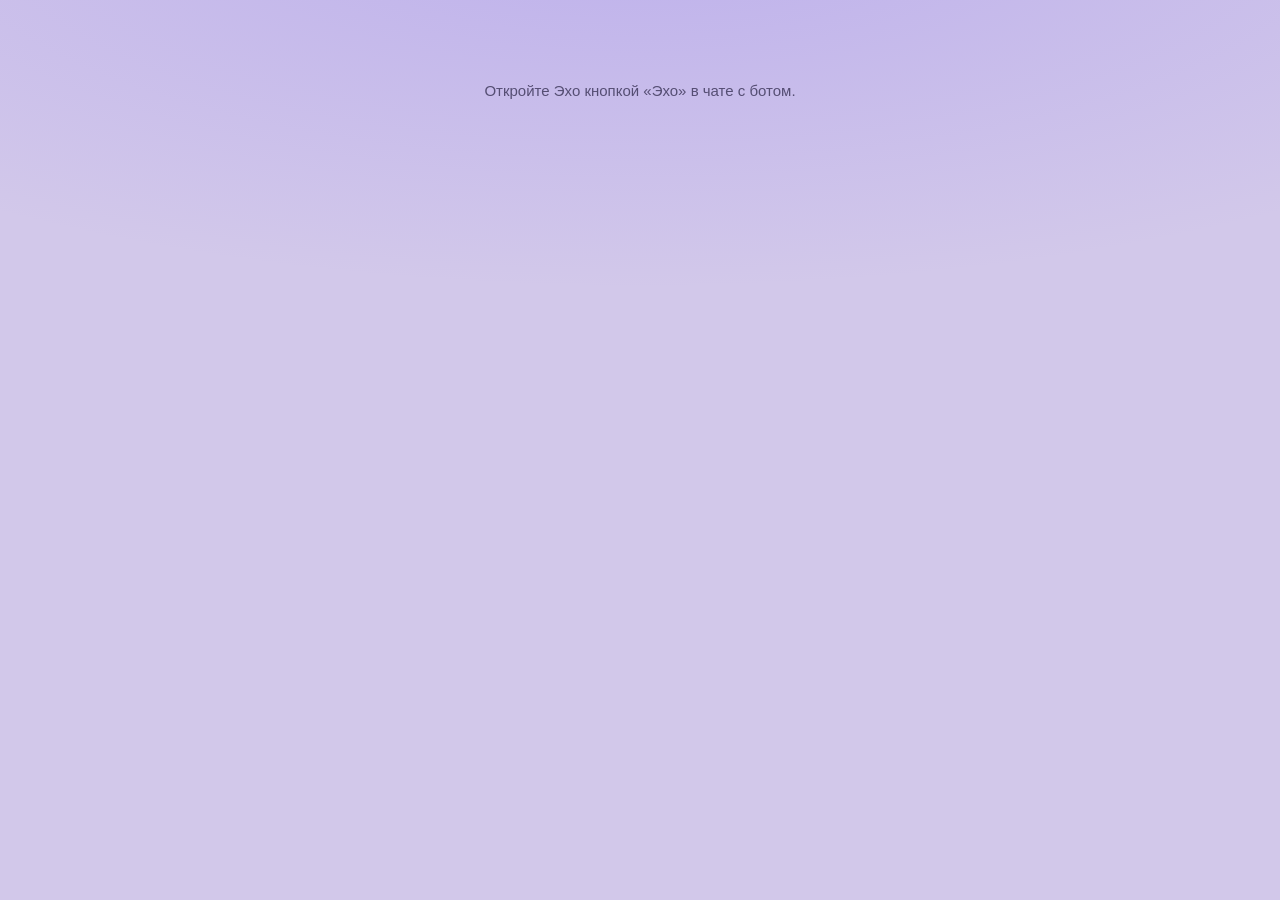
<file: index.html>
<!doctype html>
<html lang="ru">
<head>
  <meta charset="utf-8">
  <meta name="viewport" content="width=device-width, initial-scale=1, viewport-fit=cover">
  <meta name="color-scheme" content="dark light">
  <title>Эхо</title>
  <script src="https://telegram.org/js/telegram-web-app.js"></script>
  <link rel="stylesheet" href="style.css?v=6fcf02d576">
</head>
<body>
  <main id="app">
    <div class="loading" aria-live="polite">
      <div class="pulse"></div>
    </div>
  </main>

  <nav class="tabs" id="tabs" hidden>
    <button class="tab is-active" data-tab="overview">
      <svg viewBox="0 0 24 24" aria-hidden="true"><path d="M4 19V10M10 19V5M16 19v-7M22 19H2"/></svg>
      <span>Обзор</span>
    </button>
    <button class="tab" data-tab="recipe">
      <svg viewBox="0 0 24 24" aria-hidden="true"><path d="M12 21c-4-3-8-6.5-8-11a4.5 4.5 0 0 1 8-2.8A4.5 4.5 0 0 1 20 10c0 4.5-4 8-8 11z"/></svg>
      <span>Рецепт</span>
    </button>
    <button class="tab" data-tab="read" hidden>
      <svg viewBox="0 0 24 24" aria-hidden="true"><path d="M12 6.5C10 5 7 4.5 3.5 5v13c3.5-.5 6.5 0 8.5 1.5 2-1.5 5-2 8.5-1.5V5C17 4.5 14 5 12 6.5zM12 6.5v13"/></svg>
      <span>Статьи</span>
    </button>
    <button class="tab" data-tab="more">
      <svg viewBox="0 0 24 24" aria-hidden="true"><circle cx="5" cy="12" r="1.5"/><circle cx="12" cy="12" r="1.5"/><circle cx="19" cy="12" r="1.5"/></svg>
      <span>Ещё</span>
    </button>
    <button class="tab" data-tab="settings">
      <svg viewBox="0 0 24 24" aria-hidden="true"><circle class="hole" cx="12" cy="12" r="3"/><path d="M12 2.5v3M12 18.5v3M2.5 12h3M18.5 12h3M5.3 5.3l2.1 2.1M16.6 16.6l2.1 2.1M5.3 18.7l2.1-2.1M16.6 7.4l2.1-2.1"/><circle class="hole" cx="12" cy="12" r="6.5"/></svg>
      <span>Настройки</span>
    </button>
  </nav>

  <script src="emblem.js?v=6fcf02d576"></script>
  <script src="app.js?v=6fcf02d576"></script>
</body>
</html>
</file>
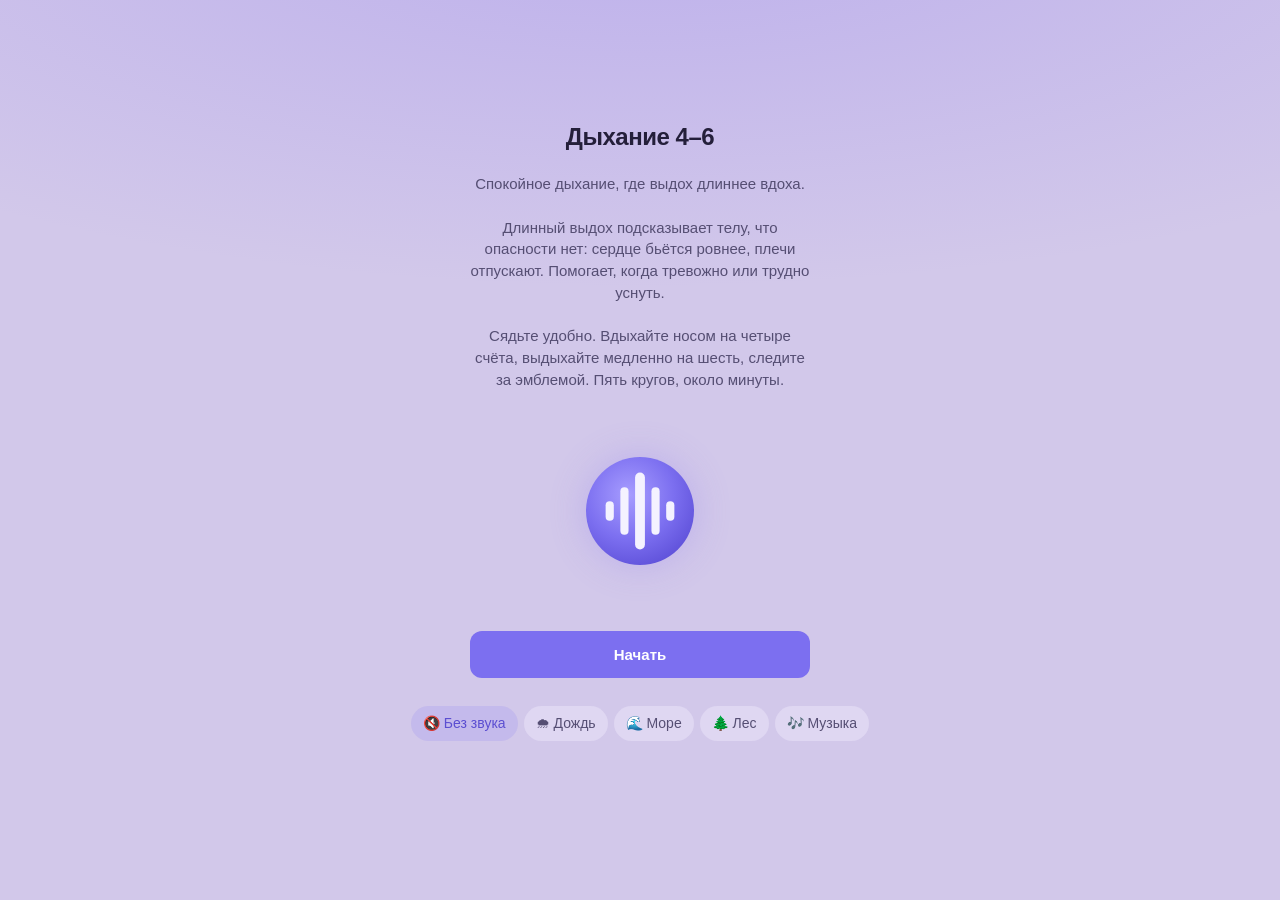
<file: practice.html>
<!doctype html>
<html lang="ru">
<head>
  <meta charset="utf-8">
  <meta name="viewport" content="width=device-width, initial-scale=1, viewport-fit=cover">
  <meta name="color-scheme" content="dark light">
  <title>Минутка для себя</title>
  <script src="https://telegram.org/js/telegram-web-app.js"></script>
  <link rel="stylesheet" href="style.css?v=6fcf02d576">
</head>
<body>
  <main class="practice">
    <div id="app"></div>
    <div class="sound-row" id="sound-row" aria-label="Звук"></div>
    <p class="credit" id="sound-credit"></p>
  </main>
  <script src="sounds-gen.js?v=6fcf02d576"></script>
  <script src="sounds.js?v=6fcf02d576"></script>
  <script src="emblem.js?v=6fcf02d576"></script>
  <script src="practice.js?v=6fcf02d576"></script>
</body>
</html>
</file>
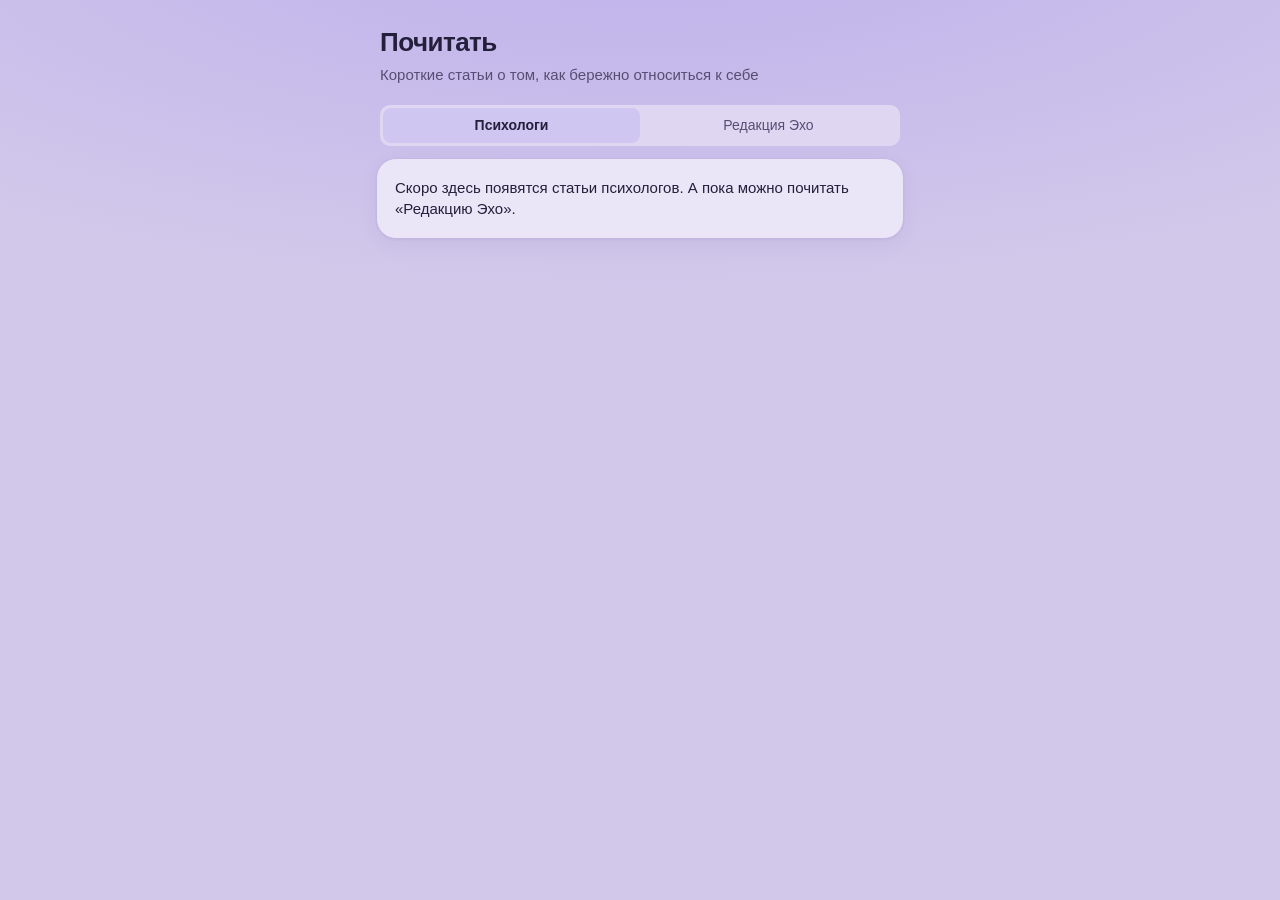
<file: read.html>
<!doctype html>
<html lang="ru">
<head>
  <meta charset="utf-8">
  <meta name="viewport" content="width=device-width, initial-scale=1, viewport-fit=cover">
  <meta name="color-scheme" content="dark light">
  <title>Почитать</title>
  <script src="https://telegram.org/js/telegram-web-app.js"></script>
  <link rel="stylesheet" href="style.css?v=6fcf02d576">
</head>
<body>
  <main id="app" class="read"><div class="loading"><div class="pulse"></div></div></main>
  <script src="emblem.js?v=6fcf02d576"></script>
  <script src="read.js?v=6fcf02d576"></script>
</body>
</html>
</file>
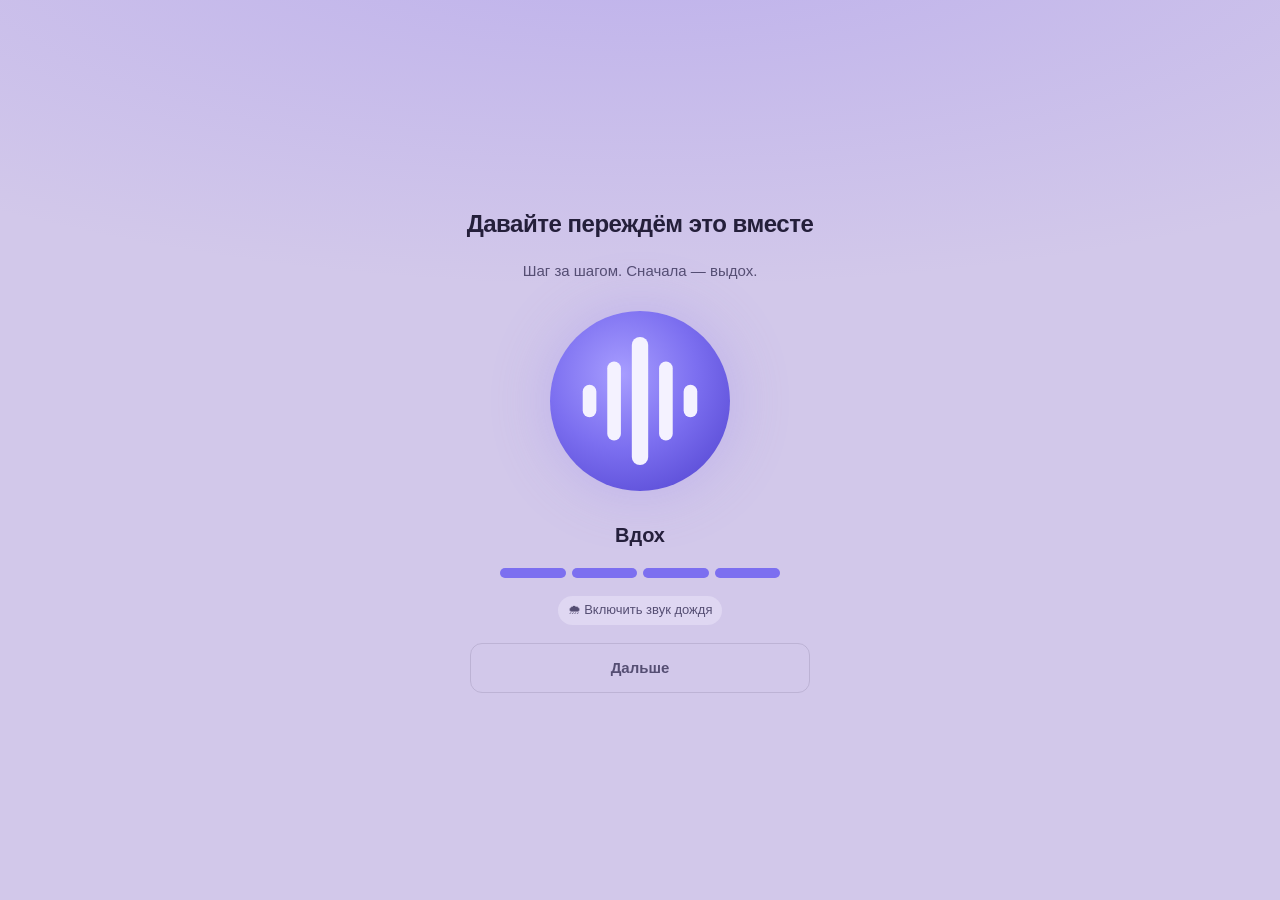
<file: sos.html>
<!doctype html>
<html lang="ru">
<head>
  <meta charset="utf-8">
  <meta name="viewport" content="width=device-width, initial-scale=1, viewport-fit=cover">
  <meta name="color-scheme" content="dark light">
  <title>Помощь здесь и сейчас</title>
  <script src="https://telegram.org/js/telegram-web-app.js"></script>
  <link rel="stylesheet" href="style.css?v=6fcf02d576">
</head>
<body>
  <main class="practice">
    <div id="app"></div>
  </main>
  <script src="emblem.js?v=6fcf02d576"></script>
  <script src="sounds-gen.js?v=6fcf02d576"></script>
  <script src="sounds.js?v=6fcf02d576"></script>
  <script src="sos.js?v=6fcf02d576"></script>
</body>
</html>
</file>
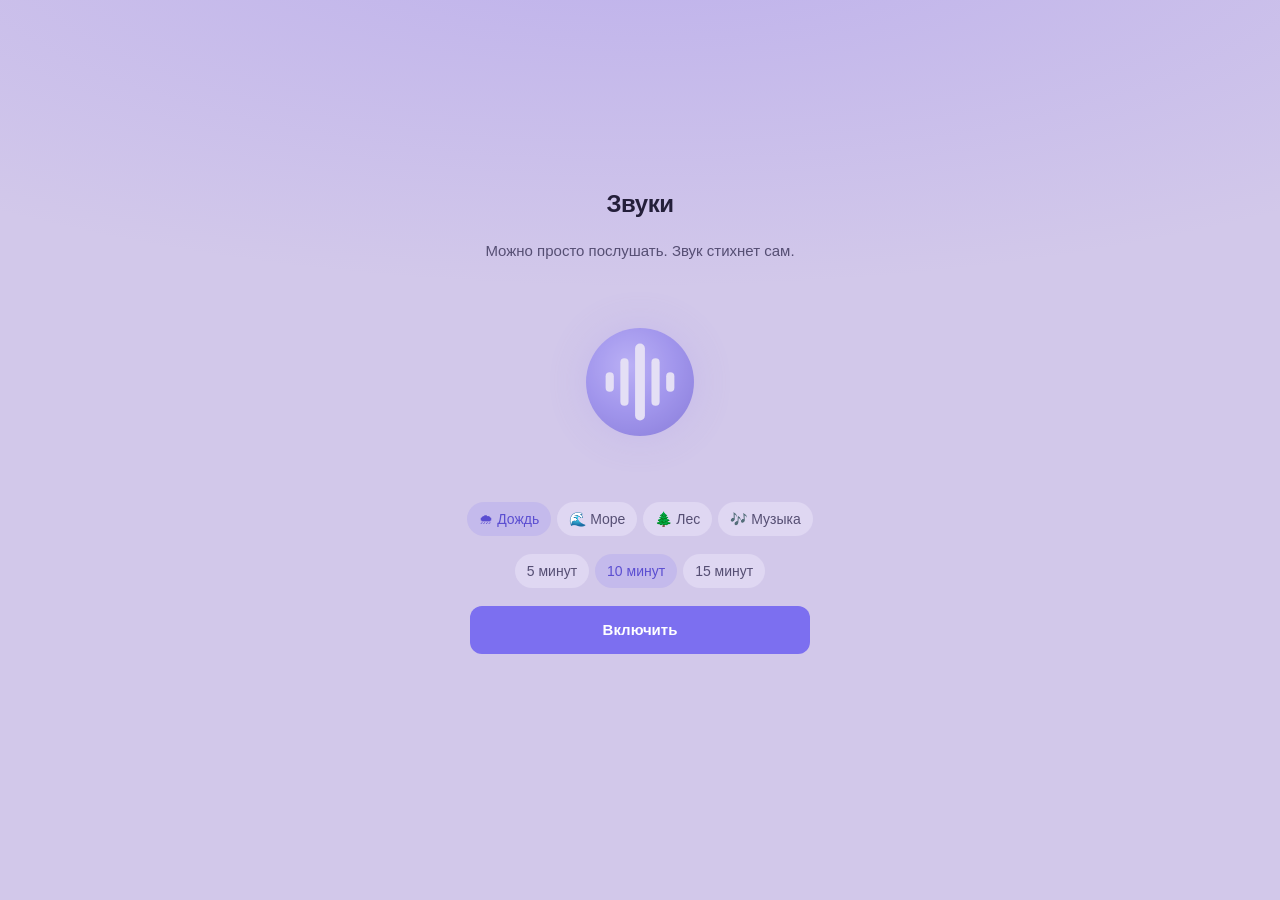
<file: sounds.html>
<!doctype html>
<html lang="ru">
<head>
  <meta charset="utf-8">
  <meta name="viewport" content="width=device-width, initial-scale=1, viewport-fit=cover">
  <meta name="color-scheme" content="dark light">
  <title>Звуки</title>
  <script src="https://telegram.org/js/telegram-web-app.js"></script>
  <link rel="stylesheet" href="style.css?v=6fcf02d576">
</head>
<body>
  <main class="practice">
    <section class="practice-card">
      <h1>Звуки</h1>
      <p>Можно просто послушать. Звук стихнет сам.</p>
      <div class="orb still" id="orb"></div>
      <div class="sound-pick" id="kinds"></div>
      <div class="sound-pick" id="minutes"></div>
      <button class="btn" id="toggle">Включить</button>
      <p class="note" id="left"></p>
      <p class="credit" id="credit"></p>
    </section>
  </main>
  <script src="sounds-gen.js?v=6fcf02d576"></script>
  <script src="sounds.js?v=6fcf02d576"></script>
  <script src="emblem.js?v=6fcf02d576"></script>
  <script src="sounds-page.js?v=6fcf02d576"></script>
</body>
</html>
</file>
<file: style.css>
/* Сумеречная тема: тёмная, но тёплая и лиловая, а не чёрная; акцент — спокойный фиолетовый */
:root {
  --bg: #221E35;
  --surface: #2D2845;
  --surface-2: #3A3456;
  --border: #463F66;
  --text: #F5F3FC;
  --text-2: #CBC6E2;
  --text-3: #9A94B8;
  --accent: #7C6FF0;
  --accent-soft: rgba(150, 138, 255, 0.22);
  --danger: #E5707E;
  --chip-text: #C9C2FF;
  --glow: rgba(160, 140, 255, 0.28);
  --tabs-bg: rgba(34, 30, 53, 0.9);
  --line: rgba(255, 255, 255, 0.12);
  --radius: 20px;
  --radius-sm: 12px;
  --gap: 16px;
  --tabs-h: 64px;
  --safe-b: env(safe-area-inset-bottom, 0px);
}

/* Светлая тема — когда светлая тема в Telegram (класс ставит app.js) */
:root.light {
  color-scheme: light;
  /* Фон чуть темнее — вариант 3 (31.10.2026), как светлая тема приложения */
  --bg: #D2C8EA;
  --surface: #EBE5F8;
  --surface-2: #DFD7F2;
  --border: #C3B8E2;
  --text: #241F3A;
  --text-2: #554E73;
  --text-3: #857EA2;
  --accent-soft: rgba(124, 111, 240, 0.16);
  --danger: #D2566A;
  --chip-text: #5B4ED1;
  --glow: rgba(140, 120, 240, 0.30);
  --tabs-bg: rgba(238, 232, 250, 0.94);
  --line: rgba(36, 31, 58, 0.12);
}
:root.light .card, :root.light .stat { box-shadow: 0 1px 2px rgba(60, 40, 140, 0.05), 0 6px 20px rgba(60, 40, 140, 0.06); }

* { box-sizing: border-box; margin: 0; padding: 0; }
/* Иначе display у .tabs и .row перебивает атрибут hidden */
[hidden] { display: none !important; }

html, body {
  background: var(--bg);
  /* Мягкое сияние сверху — как небо после заката */
  background-image: radial-gradient(120% 60% at 50% -10%, var(--glow), transparent 70%);
  background-attachment: fixed;
  color: var(--text);
  font: 15px/1.45 -apple-system, BlinkMacSystemFont, "Segoe UI", Roboto, "Helvetica Neue", Arial, sans-serif;
  -webkit-font-smoothing: antialiased;
  -webkit-tap-highlight-color: transparent;
}

button, select, textarea { font: inherit; color: inherit; }
button { background: none; border: 0; cursor: pointer; }

main {
  max-width: 560px;
  margin: 0 auto;
  padding: 20px 16px calc(var(--tabs-h) + var(--safe-b) + 24px);
  min-height: 100vh;
}

/* Загрузка: та же «дышащая» точка, что на экране записи */
.loading { display: grid; place-items: center; min-height: 70vh; }
.pulse {
  width: 56px; height: 56px; border-radius: 50%;
  background: var(--accent);
  animation: breathe 2.4s ease-in-out infinite;
}
@keyframes breathe {
  0%, 100% { transform: scale(0.85); opacity: 0.55; box-shadow: 0 0 0 0 var(--accent-soft); }
  50% { transform: scale(1); opacity: 1; box-shadow: 0 0 0 18px transparent; }
}
/* Эмблема Эхо дышит так же, как точка загрузки */
.emblem { display: block; border-radius: 50%; animation: breathe 2.4s ease-in-out infinite; }
.emblem svg { display: block; width: 100%; height: 100%; }

/* Вокруг кольца недели расходятся круги — как эхо */
.ring.pulsing::before, .ring.pulsing::after {
  content: ""; position: absolute; inset: 0; border-radius: 50%;
  border: 3px solid var(--accent); opacity: 0; pointer-events: none;
  animation: ripple 3.2s ease-out infinite;
}
.ring.pulsing::after { animation-delay: 1.6s; }
@keyframes ripple {
  0% { transform: scale(0.95); opacity: 0.7; }
  100% { transform: scale(1.4); opacity: 0; }
}
@media (prefers-reduced-motion: reduce) { .pulse, .emblem, .ring.pulsing::before, .ring.pulsing::after { animation: none; } }

.view { animation: fade 0.25s ease-out; }
@media (prefers-reduced-motion: reduce) { .view { animation: none; } }
@keyframes fade { from { opacity: 0; transform: translateY(6px); } to { opacity: 1; transform: none; } }

.hello { margin: 4px 4px 20px; }
.hello h1 { font-size: 26px; font-weight: 650; letter-spacing: -0.02em; }
.hello p { color: var(--text-2); margin-top: 2px; }

.card {
  background: var(--surface);
  border: 1px solid var(--border);
  border-radius: var(--radius);
  padding: 18px;
  margin-bottom: var(--gap);
}
.card h2 { font-size: 15px; font-weight: 600; color: var(--text-2); margin-bottom: 14px; }
.card-head { display: flex; align-items: center; justify-content: space-between; margin-bottom: 14px; }
.card-head h2 { margin: 0; }

/* Главная цифра */
.hero { display: grid; grid-template-columns: auto 1fr; gap: 18px; align-items: center; }
.ring { position: relative; width: 96px; height: 96px; }
.ring svg { width: 100%; height: 100%; transform: rotate(-90deg); }
.ring .track, .ring .value { fill: none; stroke-width: 8; stroke-linecap: round; }
.ring .track { stroke: var(--surface-2); }
.ring .value { stroke: var(--accent); transition: stroke-dashoffset 0.8s ease; }
.ring img.avatar { position: absolute; top: 12px; left: 12px; width: calc(100% - 24px); height: calc(100% - 24px); border-radius: 50%; object-fit: cover; }
.week-avatars { display: grid; grid-template-columns: repeat(7, 1fr); gap: 2px; align-items: end; margin-top: 8px; }
.wa { display: flex; flex-direction: column; align-items: center; min-width: 0; }
.wa b { font-size: 13px; font-weight: 600; color: var(--text-2); min-height: 16px; }
.wa img { width: 100%; max-width: 64px; aspect-ratio: 1; border-radius: 50%; object-fit: cover; }
.wa span { font-size: 11px; color: var(--text-3); margin-top: 2px; }
.wa.today span { color: var(--text); font-weight: 600; }
.ring-label { position: absolute; inset: 0; display: grid; place-items: center; text-align: center; }
.ring-label b { font-size: 17px; font-weight: 700; letter-spacing: -0.03em; line-height: 1; }
.ring-label small { display: block; font-size: 11px; color: var(--text-3); margin-top: 2px; }
.hero-text p { color: var(--text-2); }
.hero-text .big { color: var(--text); font-size: 17px; font-weight: 600; margin-bottom: 6px; }

.stats { display: grid; grid-template-columns: repeat(3, 1fr); gap: 10px; margin-bottom: var(--gap); }
.stat { background: var(--surface); border: 1px solid var(--border); border-radius: var(--radius-sm); padding: 12px; }
.stat b { display: block; font-size: 20px; font-weight: 650; }
.stat span { font-size: 12px; color: var(--text-3); }

/* Переключатель 7 / 30 дней */
.seg { display: inline-flex; background: var(--surface-2); border-radius: 10px; padding: 3px; }
.seg button { padding: 5px 12px; border-radius: 8px; font-size: 13px; color: var(--text-2); }
.seg button.is-active { background: var(--accent); color: #fff; }

/* График */
.chart { width: 100%; height: 160px; display: block; overflow: visible; }
.chart .grid { stroke: var(--border); stroke-width: 1; stroke-dasharray: 2 4; }
.chart .axis { fill: var(--text-3); font-size: 10px; }
.chart .empty { fill: var(--surface-2); }
.chart .today { fill: var(--text); font-weight: 600; }
.chart rect.bar { transition: opacity 0.2s; }

.chips { display: flex; flex-wrap: wrap; gap: 6px; }
.chip {
  display: inline-flex; align-items: center; gap: 6px;
  padding: 5px 10px; border-radius: 999px;
  background: var(--surface-2); color: var(--text-2); font-size: 13px;
}
.chip.accent { background: var(--accent-soft); color: var(--chip-text); }
.chip b { color: var(--text); font-weight: 600; }

.cta {
  display: flex; align-items: center; gap: 14px; width: 100%; text-align: left;
  background: linear-gradient(135deg, rgba(124, 111, 240, 0.22), rgba(124, 111, 240, 0.06));
  border: 1px solid rgba(124, 111, 240, 0.35);
}
.cta .emblem { width: 44px; height: 44px; flex: none; }
.cta b { display: block; font-weight: 600; }
.cta span { color: var(--text-2); font-size: 13px; }

/* Записи */
.day-label { color: var(--text-3); font-size: 13px; margin: 18px 4px 8px; }
.day-label:first-child { margin-top: 0; }
.entry { display: grid; grid-template-columns: auto 1fr; gap: 14px; text-align: left; width: 100%; }
.entry.card { margin-bottom: 10px; }
.mood-badge {
  width: 44px; height: 44px; border-radius: 14px;
  display: grid; place-items: center;
  font-weight: 700; font-size: 17px; color: #fff;
}
.entry-meta { color: var(--text-3); font-size: 12px; margin-bottom: 6px; }
.entry-text {
  color: var(--text-2); margin-top: 8px;
  display: -webkit-box; -webkit-line-clamp: 2; -webkit-box-orient: vertical; overflow: hidden;
}
.entry.is-open .entry-text { -webkit-line-clamp: unset; color: var(--text); }

/* Рецепт */
.progress { height: 8px; border-radius: 99px; background: var(--surface-2); overflow: hidden; margin: 14px 0 10px; }
.progress div { height: 100%; background: var(--accent); border-radius: 99px; transition: width 0.8s ease; }
.ask { display: flex; align-items: center; gap: 14px; padding: 12px 0; border-top: 1px solid var(--border); }
.ask:first-child { border-top: 0; padding-top: 0; }
.ask:last-child { padding-bottom: 0; }
.ask .icon { width: 40px; height: 40px; border-radius: 12px; background: var(--accent-soft); display: grid; place-items: center; font-size: 19px; flex: none; }
.ask p { color: var(--text-3); font-size: 13px; margin-top: 2px; }
.ingredient { display: flex; align-items: center; gap: 14px; padding: 12px 0; border-top: 1px solid var(--border); }
.ingredient:first-of-type { border-top: 0; padding-top: 0; }
.ingredient .icon { width: 40px; height: 40px; border-radius: 12px; background: var(--accent-soft); display: grid; place-items: center; font-size: 19px; flex: none; }
.ingredient b { display: block; text-transform: capitalize; }
.ingredient span { color: var(--text-3); font-size: 13px; }
.ingredient .lift { margin-left: auto; color: var(--chip-text); font-weight: 650; }
.note { color: var(--text-3); font-size: 13px; margin-top: 12px; }

/* Ещё */
.row { display: flex; align-items: center; justify-content: space-between; gap: 12px; }
.row + .row { margin-top: 14px; }
.row p { color: var(--text-3); font-size: 13px; }
select, textarea {
  background: var(--surface-2); border: 1px solid var(--border); border-radius: var(--radius-sm);
  padding: 10px 12px; outline: none;
}
select:focus, textarea:focus { border-color: var(--accent); }
textarea { width: 100%; min-height: 110px; resize: vertical; margin-bottom: 12px; }

.switch { position: relative; width: 48px; height: 28px; flex: none; }
.switch input { position: absolute; opacity: 0; inset: 0; cursor: pointer; z-index: 1; }
.switch span { position: absolute; inset: 0; border-radius: 99px; background: var(--surface-2); border: 1px solid var(--border); transition: background 0.2s; }
.switch span::after { content: ""; position: absolute; top: 3px; left: 3px; width: 20px; height: 20px; border-radius: 50%; background: var(--text-2); transition: transform 0.2s, background 0.2s; }
.switch input:checked + span { background: var(--accent); border-color: var(--accent); }
.switch input:checked + span::after { transform: translateX(20px); background: #fff; }
.switch input:focus-visible + span { outline: 2px solid var(--accent); outline-offset: 2px; }

.btn {
  display: block; width: 100%; padding: 13px; border-radius: var(--radius-sm);
  background: var(--accent); color: #fff; font-weight: 600;
}
.btn:disabled { opacity: 0.5; }
.btn.ghost { background: transparent; color: var(--danger); border: 1px solid rgba(229, 112, 126, 0.35); }
.btn.subtle { background: transparent; color: var(--text-2); border: 1px solid var(--line); margin-top: 12px; }
.card p + p { margin-top: 10px; }

.empty-state { text-align: center; padding: 36px 12px; color: var(--text-2); }
.empty-state .emblem { width: 64px; height: 64px; margin: 0 auto 18px; }
.error { text-align: center; padding: 60px 20px; color: var(--text-2); }

.toast {
  position: fixed; left: 50%; bottom: calc(var(--tabs-h) + var(--safe-b) + 16px);
  transform: translateX(-50%); background: var(--surface-2); border: 1px solid var(--border);
  padding: 10px 16px; border-radius: 999px; font-size: 14px; z-index: 20;
  animation: fade 0.2s ease-out;
}

/* Нижние вкладки */
.tabs {
  position: fixed; left: 0; right: 0; bottom: 0; z-index: 10;
  display: grid; grid-auto-flow: column; grid-auto-columns: 1fr;
  height: calc(var(--tabs-h) + var(--safe-b)); padding-bottom: var(--safe-b);
  background: var(--tabs-bg);
  backdrop-filter: blur(16px); -webkit-backdrop-filter: blur(16px);
  border-top: 1px solid var(--border);
}
.tab { display: flex; flex-direction: column; align-items: center; justify-content: center; gap: 3px; min-width: 0; color: var(--text-3); font-size: 11px; }
.tab span { max-width: 100%; overflow: hidden; text-overflow: ellipsis; white-space: nowrap; }
.tab svg { width: 22px; height: 22px; fill: none; stroke: currentColor; stroke-width: 1.8; stroke-linecap: round; stroke-linejoin: round; }
.tab svg circle { fill: currentColor; stroke: none; }
.tab svg circle.hole { fill: none; stroke: currentColor; }
.tab.is-active { color: var(--accent); }

/* «Минутка для себя» (practice.html): круг дышит вместе с человеком */
.practice { min-height: 100vh; display: flex; flex-direction: column; justify-content: center; gap: 28px; padding-bottom: 20px; }
.practice #app { width: 100%; }
.orb.still { animation: none; opacity: 0.55; }
.credit { font-size: 11px; color: var(--text-2); opacity: 0.7; text-align: center; min-height: 1em; }
.sound-pick { display: flex; flex-wrap: wrap; justify-content: center; gap: 6px; }
.sound-row { display: flex; flex-wrap: wrap; justify-content: center; gap: 6px; }
.sound-row .chip, .sound-pick .chip { border: 0; padding: 7px 12px; font-size: 14px; }
.practice-card { width: 100%; text-align: center; display: flex; flex-direction: column; align-items: center; gap: 18px; }
.practice-card h1 { font-size: 24px; font-weight: 650; letter-spacing: -0.02em; }
.practice-card p { color: var(--text-2); max-width: 340px; }
.practice-card .btn { max-width: 340px; }
.practice-card .btn.subtle { margin-top: 0; }
.orb {
  width: 180px; height: 180px; margin: 12px 0; border-radius: 50%;
  background: radial-gradient(circle at 50% 40%, var(--chip-text), var(--accent));
  box-shadow: 0 0 60px var(--glow);
  transform: scale(0.6); animation: breathe 4s ease-in-out infinite;
}
.orb.in { animation: grow var(--sec) ease-in-out forwards; }
.orb.out { animation: shrink var(--sec) ease-in-out forwards; }
.orb.hold { transform: scale(1); animation: none; }
@keyframes grow { from { transform: scale(0.6); } to { transform: scale(1); } }
@keyframes shrink { from { transform: scale(1); } to { transform: scale(0.6); } }
.phase { font-size: 20px; font-weight: 600; min-height: 28px; }
/* Шаг-фраза (бережная пауза) — обычным текстом, а не крупной подписью */
.phase-text { font-size: 17px; line-height: 1.45; margin: 8px 0 16px; }
.big-num { font-size: 96px; font-weight: 700; line-height: 1; color: var(--accent); margin-top: 24px; }
/* Эмблема Эхо вместо круга: волна «поёт», от ядра расходится мягкая волна-пульс */
.orb { position: relative; background: none; box-shadow: none; }
.orb-emblem { display: block; width: 100%; height: 100%; border-radius: 50%; box-shadow: 0 0 60px var(--glow); }
.orb-emblem svg { display: block; width: 100%; height: 100%; }
.orb::after {
  content: ''; position: absolute; inset: 0; border-radius: 50%;
  border: 2px solid var(--accent); opacity: 0; animation: ripple 3s ease-out infinite;
}
@keyframes ripple { from { transform: scale(1); opacity: 0.5; } to { transform: scale(1.35); opacity: 0; } }
.orb .bar { transform-box: fill-box; transform-origin: center; animation: wave 1.8s ease-in-out infinite; animation-delay: calc(var(--i) * -0.3s); }
@keyframes wave { 0%, 100% { transform: scaleY(1); } 50% { transform: scaleY(0.65); } }
.orb.still::after, .orb.still .bar { animation: none; }
@media (prefers-reduced-motion: reduce) { .orb, .orb.in, .orb.out, .orb::after, .orb .bar { animation: none; } }

/* «Ещё»: практики плиткой и итог прошлой темы */
.practices { display: grid; grid-template-columns: 1fr 1fr; gap: 10px; }
.practice-btn {
  display: flex; flex-direction: column; align-items: flex-start; gap: 6px;
  padding: 12px; border-radius: var(--radius-sm); text-align: left;
  background: var(--surface-2); color: var(--text); font-weight: 550; font-size: 14px;
}
.practice-btn span { font-size: 20px; }
.topic-sum { margin-top: 12px; color: var(--text-2); font-size: 14px; }
.topic-sum summary { cursor: pointer; color: var(--text-2); }
.topic-sum p { margin-top: 8px; white-space: pre-line; }

/* «Карта сил»: Эхо в центре дышит, от него идут волны; на орбитах — что отзывается в светлых днях */
.pm { width: 100%; display: block; color: var(--text); }
.pm text { font-family: inherit; }
.pm-ripple { fill: none; stroke: #A79DFF; stroke-width: 1.5; transform-box: view-box; transform-origin: 170px 165px; animation: pm-ripple 4s ease-out infinite; }
@keyframes pm-ripple { from { transform: scale(0.35); opacity: 0.55; } to { transform: scale(1); opacity: 0; } }
.pm-core { transform-box: view-box; transform-origin: 170px 165px; animation: pm-breathe 4s ease-in-out infinite; }
@keyframes pm-breathe { 0%, 100% { transform: scale(0.9); } 50% { transform: scale(1.04); } }
.pm-core .bar { transform-box: fill-box; transform-origin: center; animation: wave 1.8s ease-in-out infinite; animation-delay: calc(var(--i) * -0.3s); }
.pm-sat { cursor: pointer; animation: pm-float 6s ease-in-out infinite; }
@keyframes pm-float { 0%, 100% { transform: translateY(0); } 50% { transform: translateY(-4px); } }
.pm-far { opacity: 0.42; }
.pm-quote { margin-top: 12px; padding: 10px 12px; border-radius: 12px; background: var(--surface-2); font-size: 14px; }
.pm-quote small { display: block; color: var(--text-2); font-size: 12px; margin-bottom: 2px; }
@media (prefers-reduced-motion: reduce) { .pm-ripple, .pm-core, .pm-core .bar, .pm-sat { animation: none; } .pm-ripple { opacity: 0.25; } }

/* «Почитать»: статьи психологов и страница автора */
.read a { color: var(--accent); }
.article-card { display: block; color: inherit !important; text-decoration: none; }
.article-card h2 { margin-bottom: 6px; }
.article-card p { color: var(--text-2); margin: 0 0 6px; }
.article-card.read { opacity: 0.7; }
.read-list { margin-top: 12px; }
.article h1 { font-size: 26px; font-weight: 700; letter-spacing: -0.02em; line-height: 1.2; margin: 8px 0 6px; }
.article-body { margin-top: 18px; font-size: 17px; line-height: 1.6; }
.article-body p, .article-body ul, .article-body blockquote { margin: 0 0 14px; }
.article-body h2 { font-size: 20px; margin: 22px 0 10px; }
.article-body ul { padding-left: 20px; }
.article-body blockquote { border-left: 3px solid var(--accent); padding: 4px 0 4px 14px; color: var(--text-2); font-style: italic; }
.article hr { border: 0; border-top: 1px solid var(--surface-2); margin: 24px 0 14px; }
.author-chip { display: flex; align-items: center; gap: 10px; margin-top: 14px; color: inherit !important; text-decoration: none; }
.author-chip span { display: flex; flex-direction: column; font-size: 13px; color: var(--text-2); }
.author-chip b { color: var(--text); font-size: 15px; }
.author-photo {
  display: inline-grid; place-items: center; width: 96px; height: 96px; border-radius: 50%; object-fit: cover;
  background: radial-gradient(circle at 40% 35%, #A79DFF, #7C6FF0 60%, #5A4CD6); color: #fff; font-size: 40px; font-weight: 600;
}
.author-photo.small { width: 40px; height: 40px; font-size: 18px; flex: none; }
.author { text-align: center; display: flex; flex-direction: column; align-items: center; gap: 6px; padding: 12px 0 8px; }
.author h1 { font-size: 24px; margin-top: 8px; }
.author p { max-width: 420px; }
.author .btn { margin-top: 12px; max-width: 340px; }
.section-title { font-size: 18px; margin: 18px 0 10px; }

/* «Мне сейчас плохо»: заметно, но спокойно — не красная тревожная кнопка */
.sos-btn {
  display: block; width: 100%; margin: 0 0 14px; padding: 16px; border-radius: var(--radius);
  background: var(--accent-soft); color: var(--text); font-weight: 650; font-size: 16px; text-align: center;
  border: 1px solid var(--accent); box-shadow: 0 0 24px var(--glow);
}
.practice-card a.btn { display: block; text-align: center; text-decoration: none; max-width: 340px; width: 100%; }

/* Карточка дня: снизу, поверх «Эхо» */
.day-sheet { position: fixed; inset: 0; z-index: 50; background: rgba(10, 8, 20, 0.55); display: flex; align-items: flex-end; justify-content: center; }
.day-sheet-card {
  width: 100%; max-width: 560px; background: var(--surface); border-radius: 22px 22px 0 0;
  padding: 18px 18px calc(18px + var(--safe-b)); display: flex; flex-direction: column; gap: 12px;
  animation: sheet-up 0.22s ease-out;
}
.day-sheet-head { display: flex; align-items: center; gap: 12px; }
.day-sheet-head img { width: 56px; height: 56px; border-radius: 50%; object-fit: cover; }
.day-sheet-head h2 { margin: 0; }
.day-quote { margin: 0; color: var(--text); }
.day-quote span { display: block; font-size: 13px; color: var(--text-2); margin-bottom: 4px; }
.day-quote p { margin: 0 0 6px; font-style: italic; }
.day-sheet .btn.subtle { margin-top: 0; }
@keyframes sheet-up { from { transform: translateY(30px); opacity: 0; } to { transform: none; opacity: 1; } }
.wa { background: none; border: 0; padding: 0; font: inherit; color: inherit; cursor: pointer; }
.wa:disabled { cursor: default; }
.chart .bar[data-day] { cursor: pointer; }

.ring-btn { background: none; border: 0; padding: 0; cursor: pointer; border-radius: 50%; }

/* «Настройки»: выбор аватара */
.avatar-pick { display: grid; grid-template-columns: repeat(3, 1fr); gap: 10px; }
.avatar-opt {
  display: flex; flex-direction: column; align-items: center; gap: 4px; padding: 10px 6px; border-radius: var(--radius-sm);
  background: var(--surface-2); color: var(--text); font-size: 13px; border: 2px solid transparent;
}
.avatar-opt img { width: 56px; height: 56px; border-radius: 50%; object-fit: cover; }
.avatar-opt.is-active { border-color: var(--accent); background: var(--accent-soft); }
.avatar-opt:disabled { opacity: 0.55; }
.avatar-opt .soon { font-size: 34px; line-height: 56px; }

/* Плитки-действия на главном экране */
.stat-action { text-align: left; color: var(--text); cursor: pointer; font: inherit; }
.stat-action b { font-size: 20px; }
.stat-action span { color: var(--text-2); }

/* Шкала дыхания: деление — секунда, заполняется слева направо */
.breath-bar { display: flex; gap: 6px; width: 100%; max-width: 280px; }
.breath-bar span { flex: 1; height: 10px; border-radius: 5px; background: var(--surface-2); overflow: hidden; }
.breath-bar i { display: block; height: 100%; width: 0; background: var(--accent); animation: bar-fill 1s linear forwards; }
.breath-bar.out i { background: #A79DFF; }
.breath-bar.hold i { background: var(--text-2); }
@keyframes bar-fill { to { width: 100%; } }

/* Отзыв о статье и эмблема редакции */
.article-feedback { margin-top: 20px; padding: 14px; border-radius: var(--radius-sm); background: var(--surface); text-align: center; }
.article-feedback p { margin: 0 0 10px; font-weight: 600; }
.article-feedback .btn { margin-top: 8px; }
.emblem-avatar { display: inline-block; border-radius: 50%; }
.emblem-avatar svg { width: 100%; height: 100%; display: block; }

.read-sections { margin: 0 0 14px; }
.read-sections .chip { text-decoration: none; padding: 7px 12px; font-size: 14px; }
/* Отзвуки хорошего на графике и в карточке дня */
.good-mark { font-style: normal; font-size: 11px; margin-left: 2px; cursor: pointer; }
.chart .good-mark { font-size: 12px; }
.day-good p { font-style: normal; }

/* «Ещё» → «Курсы»: карточка-переход и заголовок подраздела со стрелкой назад */
.link-card { display: flex; align-items: center; gap: 12px; width: 100%; text-align: left; color: inherit; font: inherit; cursor: pointer; }
.link-card > div { flex: 1; }
.link-card h2 { margin: 0 0 4px; }
.link-card .chev { font-size: 28px; color: var(--text-2); }
.sub-head { display: flex; align-items: center; gap: 10px; }
.back-btn { font-size: 30px; line-height: 1; color: var(--text-2); background: none; border: 0; padding: 0 4px; cursor: pointer; }

/* «Почитать»: вкладки «Психологи» и «Редакция Эхо» */
.read-tabs { display: flex; margin: 0 4px 12px; }
.read-tabs a { flex: 1; text-align: center; padding: 7px 10px; border-radius: 8px; font-size: 14px; color: var(--text-2); text-decoration: none; }
.read-tabs a.is-active { background: var(--accent-soft, rgba(150, 138, 255, 0.22)); color: var(--text); font-weight: 600; }

/* Квадратное дыхание: линия обходит квадрат вокруг эмблемы */
.square-breath { position: relative; width: 244px; height: 244px; display: flex; align-items: center; justify-content: center; }
.square-breath svg { position: absolute; inset: 0; width: 100%; height: 100%; }
.square-breath .orb { width: 170px; height: 170px; margin: 0; }

/* Мягкий визуал практик (01.11.2026): плавное появление текста, точки шагов вместо крупной цифры */
.fade-in { animation: soft-in 0.7s ease-out both; }
@keyframes soft-in { from { opacity: 0; transform: translateY(4px); } to { opacity: 1; transform: none; } }
.step-text { min-height: 110px; display: flex; flex-direction: column; align-items: center; gap: 6px; }
.step-text .count { font-size: 40px; font-weight: 700; color: var(--accent); line-height: 1; }
.dots { display: flex; gap: 8px; justify-content: center; }
.dots span { width: 8px; height: 8px; border-radius: 50%; background: var(--surface-2); transition: background 0.6s ease; }
.dots span.on { background: var(--accent); }
</file>
